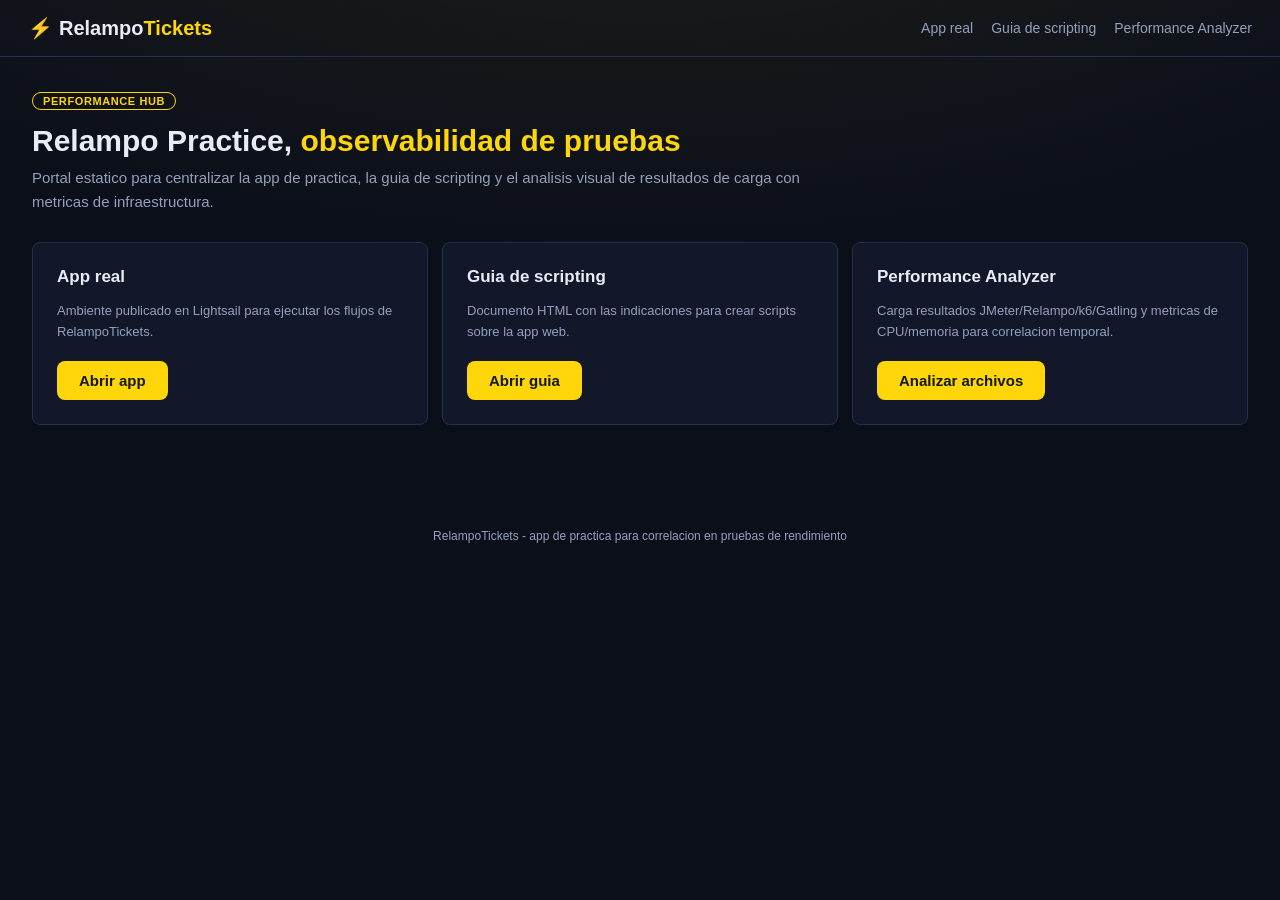
<file: docs/index.html>
<!DOCTYPE html>
<html lang="es">
<head>
  <meta charset="utf-8">
  <meta name="viewport" content="width=device-width, initial-scale=1">
  <title>RelampoTickets Performance Hub</title>
  <link rel="stylesheet" href="assets/site.css">
</head>
<body>
  <header>
    <a class="logo" href="./"><span class="bolt">&#9889;</span>Relampo<span class="tag">Tickets</span></a>
    <nav>
      <a href="https://practice.relampo.com">App real</a>
      <a href="scripting.html">Guia de scripting</a>
      <a href="analyzer.html">Performance Analyzer</a>
    </nav>
  </header>
  <main>
    <span class="badge">Performance hub</span>
    <h1>Relampo Practice, <span class="hl">observabilidad de pruebas</span></h1>
    <p class="sub">Portal estatico para centralizar la app de practica, la guia de scripting y el analisis visual de resultados de carga con metricas de infraestructura.</p>

    <div class="features">
      <section class="feature">
        <h2>App real</h2>
        <p class="note">Ambiente publicado en Lightsail para ejecutar los flujos de RelampoTickets.</p>
        <a class="btn" href="https://practice.relampo.com">Abrir app</a>
      </section>
      <section class="feature">
        <h2>Guia de scripting</h2>
        <p class="note">Documento HTML con las indicaciones para crear scripts sobre la app web.</p>
        <a class="btn" href="scripting.html">Abrir guia</a>
      </section>
      <section class="feature">
        <h2>Performance Analyzer</h2>
        <p class="note">Carga resultados JMeter/Relampo/k6/Gatling y metricas de CPU/memoria para correlacion temporal.</p>
        <a class="btn" href="analyzer.html">Analizar archivos</a>
      </section>
    </div>
  </main>
  <footer>RelampoTickets - app de practica para correlacion en pruebas de rendimiento</footer>
</body>
</html>
</file>
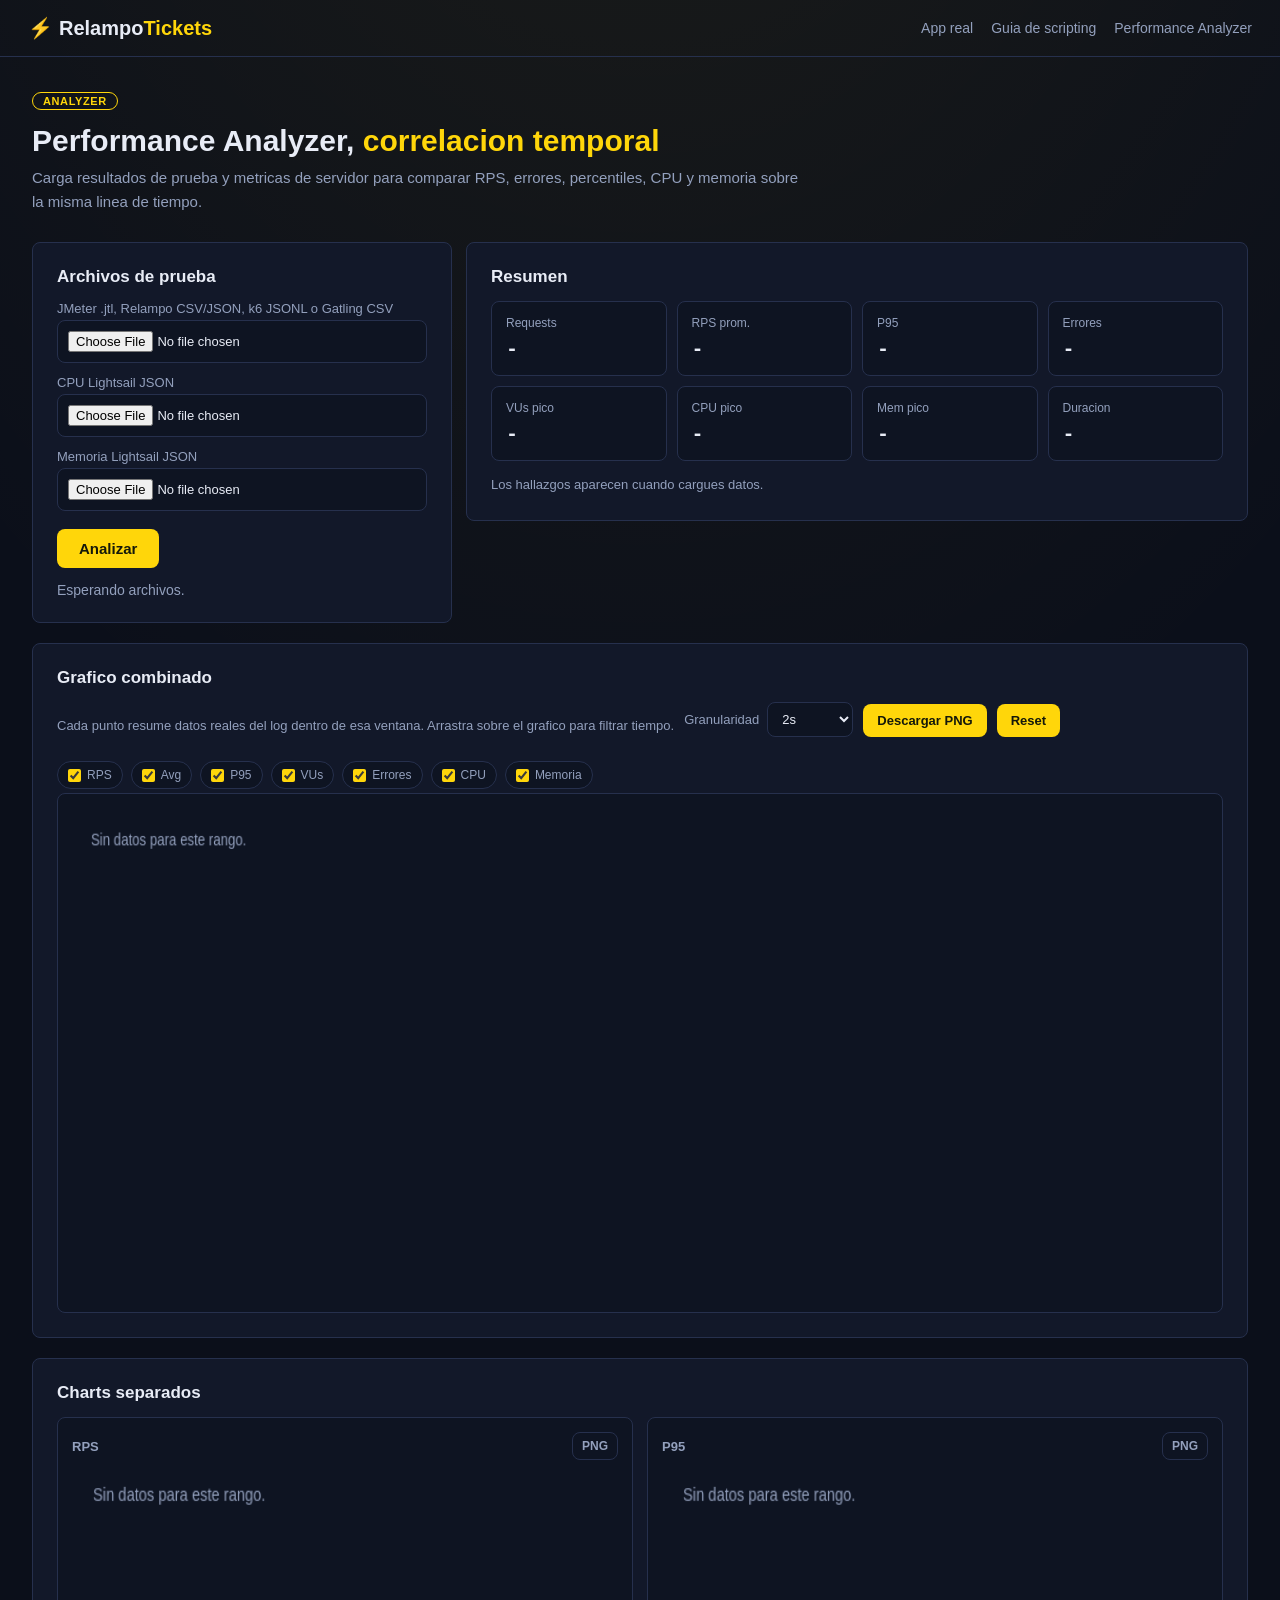
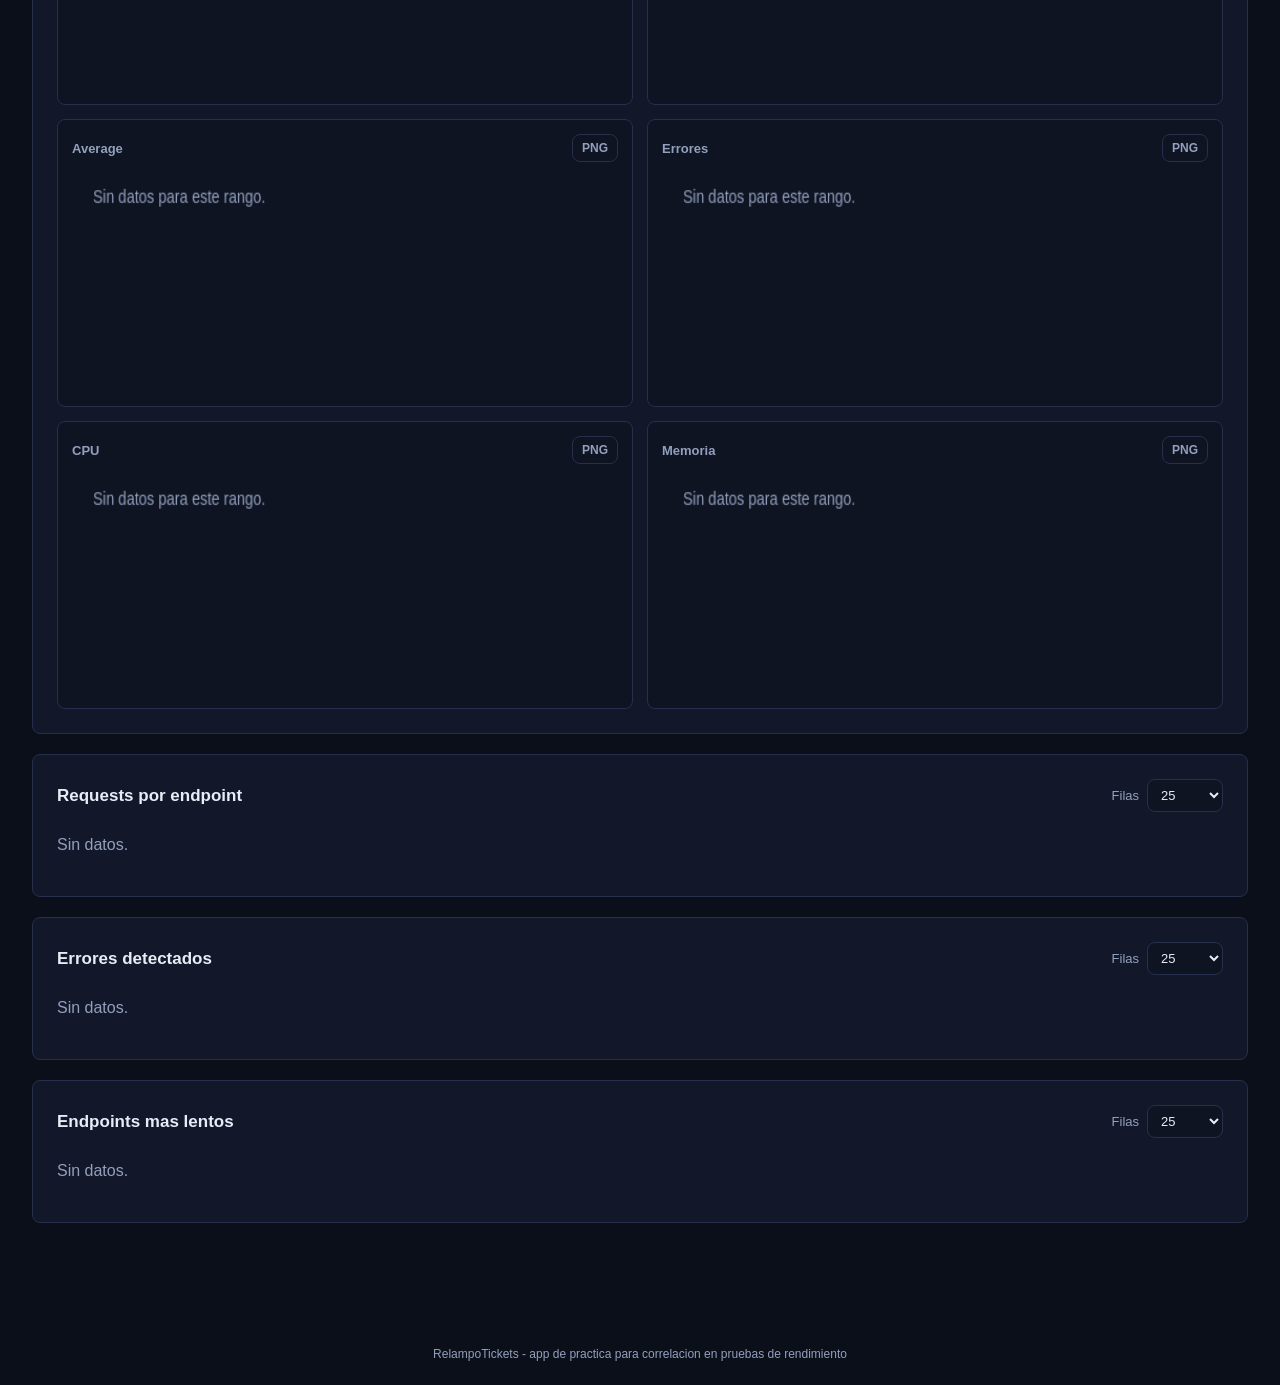
<file: docs/analyzer.html>
<!DOCTYPE html>
<html lang="es">
<head>
  <meta charset="utf-8">
  <meta name="viewport" content="width=device-width, initial-scale=1">
  <title>RelampoTickets Performance Analyzer</title>
  <link rel="stylesheet" href="assets/site.css">
</head>
<body>
  <header>
    <a class="logo" href="./"><span class="bolt">&#9889;</span>Relampo<span class="tag">Tickets</span></a>
    <nav>
      <a href="https://practice.relampo.com">App real</a>
      <a href="scripting.html">Guia de scripting</a>
      <a href="analyzer.html">Performance Analyzer</a>
    </nav>
  </header>
  <main>
    <span class="badge">Analyzer</span>
    <h1>Performance Analyzer, <span class="hl">correlacion temporal</span></h1>
    <p class="sub">Carga resultados de prueba y metricas de servidor para comparar RPS, errores, percentiles, CPU y memoria sobre la misma linea de tiempo.</p>

    <div class="cols">
      <section class="panel">
        <h2>Archivos de prueba</h2>
        <label for="loadFile">JMeter .jtl, Relampo CSV/JSON, k6 JSONL o Gatling CSV</label>
        <input id="loadFile" type="file" accept=".jtl,.csv,.json,.jsonl,.log">
        <label for="cpuFile">CPU Lightsail JSON</label>
        <input id="cpuFile" type="file" accept=".json">
        <label for="memoryFile">Memoria Lightsail JSON</label>
        <input id="memoryFile" type="file" accept=".json">
        <button id="analyzeBtn" type="button">Analizar</button>
        <div id="status" class="status">Esperando archivos.</div>
      </section>

      <section class="panel">
        <h2>Resumen</h2>
        <dl class="kpis">
          <div class="kpi"><dt>Requests</dt><dd id="kSamples">-</dd></div>
          <div class="kpi"><dt>RPS prom.</dt><dd id="kRps">-</dd></div>
          <div class="kpi"><dt>P95</dt><dd id="kP95">-</dd></div>
          <div class="kpi"><dt>Errores</dt><dd id="kErrors">-</dd></div>
          <div class="kpi"><dt>VUs pico</dt><dd id="kVus">-</dd></div>
          <div class="kpi"><dt>CPU pico</dt><dd id="kCpu">-</dd></div>
          <div class="kpi"><dt>Mem pico</dt><dd id="kMemory">-</dd></div>
          <div class="kpi"><dt>Duracion</dt><dd id="kDuration">-</dd></div>
        </dl>
        <p id="summaryText" class="note">Los hallazgos aparecen cuando cargues datos.</p>
      </section>
    </div>

    <section class="panel">
      <h2>Grafico combinado</h2>
      <div class="rangebar">
        <span class="note">Cada punto resume datos reales del log dentro de esa ventana. Arrastra sobre el grafico para filtrar tiempo.</span>
        <label class="inline-control">Granularidad
          <select id="bucketSize">
            <option value="2000" selected>2s</option>
            <option value="10000">10s</option>
            <option value="60000">1 min</option>
            <option value="120000">2 min</option>
            <option value="300000">5 min</option>
          </select>
        </label>
        <button type="button" class="mini secondary" data-download="timeline">Descargar PNG</button>
        <button id="resetZoom" type="button" class="mini secondary">Reset</button>
      </div>
      <div class="toggles">
        <label class="toggle"><input type="checkbox" data-series="rps" checked> RPS</label>
        <label class="toggle"><input type="checkbox" data-series="avg" checked> Avg</label>
        <label class="toggle"><input type="checkbox" data-series="p95" checked> P95</label>
        <label class="toggle"><input type="checkbox" data-series="vus" checked> VUs</label>
        <label class="toggle"><input type="checkbox" data-series="errors" checked> Errores</label>
        <label class="toggle"><input type="checkbox" data-series="cpu" checked> CPU</label>
        <label class="toggle"><input type="checkbox" data-series="memory" checked> Memoria</label>
      </div>
      <div class="chart-wrap">
        <canvas id="timeline" width="1200" height="420"></canvas>
        <div id="tooltip" class="tooltip" hidden></div>
      </div>
    </section>

    <section class="panel">
      <h2>Charts separados</h2>
      <div class="mini-charts">
        <div class="mini-chart"><div class="chart-head"><h3>RPS</h3><button type="button" class="icon-btn" data-download="chartRps">PNG</button></div><canvas id="chartRps" width="520" height="180"></canvas></div>
        <div class="mini-chart"><div class="chart-head"><h3>P95</h3><button type="button" class="icon-btn" data-download="chartP95">PNG</button></div><canvas id="chartP95" width="520" height="180"></canvas></div>
        <div class="mini-chart"><div class="chart-head"><h3>Average</h3><button type="button" class="icon-btn" data-download="chartAvg">PNG</button></div><canvas id="chartAvg" width="520" height="180"></canvas></div>
        <div class="mini-chart"><div class="chart-head"><h3>Errores</h3><button type="button" class="icon-btn" data-download="chartErrors">PNG</button></div><canvas id="chartErrors" width="520" height="180"></canvas></div>
        <div class="mini-chart"><div class="chart-head"><h3>CPU</h3><button type="button" class="icon-btn" data-download="chartCpu">PNG</button></div><canvas id="chartCpu" width="520" height="180"></canvas></div>
        <div class="mini-chart"><div class="chart-head"><h3>Memoria</h3><button type="button" class="icon-btn" data-download="chartMemory">PNG</button></div><canvas id="chartMemory" width="520" height="180"></canvas></div>
      </div>
    </section>

    <section class="panel">
      <div class="table-head">
        <h2>Requests por endpoint</h2>
        <label>Filas
          <select data-page-size="valuesTable">
            <option selected>25</option>
            <option>50</option>
            <option>100</option>
          </select>
        </label>
      </div>
      <div id="valuesTable" class="empty">Sin datos.</div>
    </section>

    <section class="panel">
      <div class="table-head">
        <h2>Errores detectados</h2>
        <label>Filas
          <select data-page-size="errorsTable">
            <option selected>25</option>
            <option>50</option>
            <option>100</option>
          </select>
        </label>
      </div>
      <div id="errorsTable" class="empty">Sin datos.</div>
    </section>

    <section class="panel">
      <div class="table-head">
        <h2>Endpoints mas lentos</h2>
        <label>Filas
          <select data-page-size="slowTable">
            <option selected>25</option>
            <option>50</option>
            <option>100</option>
          </select>
        </label>
      </div>
      <div id="slowTable" class="empty">Sin datos.</div>
    </section>
  </main>
  <footer>RelampoTickets - app de practica para correlacion en pruebas de rendimiento</footer>
  <script src="assets/analyzer.js?v=20260826-1518-honest-tooltip"></script>
</body>
</html>
</file>
<file: docs/assets/site.css>
:root {
  --bg: #0b0f1a;
  --bg-panel: #121829;
  --bg-inset: #0e1422;
  --border: #26304d;
  --text: #e8ecf6;
  --text-dim: #93a0bd;
  --accent: #ffd60a;
  --accent-strong: #ffc300;
  --accent-ink: #14180a;
  --ok: #4ade80;
  --err: #f87171;
  --warn: #fb923c;
  --blue: #38bdf8;
  --violet: #a78bfa;
  --mono: ui-monospace, SFMono-Regular, Menlo, Consolas, monospace;
}
* { box-sizing: border-box; margin: 0; padding: 0; }
body {
  background: var(--bg);
  background-image: radial-gradient(ellipse 80% 50% at 50% -20%, rgba(255, 214, 10, 0.08), transparent);
  color: var(--text);
  font-family: -apple-system, BlinkMacSystemFont, "Segoe UI", Roboto, Helvetica, Arial, sans-serif;
  min-height: 100vh;
}
header {
  display: flex;
  align-items: center;
  justify-content: space-between;
  padding: 16px 28px;
  border-bottom: 1px solid var(--border);
}
.logo {
  color: var(--text);
  font-size: 20px;
  font-weight: 800;
  letter-spacing: 0;
  text-decoration: none;
}
.logo .bolt { color: var(--accent); margin-right: 6px; }
.logo .tag { color: var(--accent); }
nav { display: flex; align-items: center; gap: 18px; }
nav a { color: var(--text-dim); font-size: 14px; text-decoration: none; }
nav a:hover, .link:hover { color: var(--accent); }
main { max-width: 1680px; margin: 0 auto; padding: 34px 32px 80px; }
h1 { font-size: 30px; letter-spacing: 0; margin-bottom: 8px; }
h1 .hl, .link { color: var(--accent); }
h2 { font-size: 17px; margin-bottom: 14px; }
h3 { font-size: 15px; margin-bottom: 8px; }
.sub { color: var(--text-dim); font-size: 15px; line-height: 1.6; margin-bottom: 28px; max-width: 780px; }
.panel, .feature {
  background: var(--bg-panel);
  border: 1px solid var(--border);
  border-radius: 8px;
  padding: 24px;
}
.panel { margin-bottom: 20px; }
.features { display: grid; grid-template-columns: repeat(3, 1fr); gap: 14px; }
.cols { display: grid; grid-template-columns: minmax(320px, 420px) 1fr; gap: 14px; align-items: start; }
.grid-2 { display: grid; grid-template-columns: 1fr 1fr; gap: 14px; }
.note { color: var(--text-dim); font-size: 13px; line-height: 1.6; }
.badge {
  border: 1px solid var(--accent);
  border-radius: 999px;
  color: var(--accent);
  display: inline-block;
  font-size: 11px;
  font-weight: 700;
  letter-spacing: 0.6px;
  margin-bottom: 14px;
  padding: 2px 10px;
  text-transform: uppercase;
}
.btn, button {
  background: var(--accent);
  border: 0;
  border-radius: 8px;
  color: var(--accent-ink);
  cursor: pointer;
  display: inline-block;
  font-size: 15px;
  font-weight: 700;
  margin-top: 18px;
  padding: 11px 22px;
  text-decoration: none;
}
.btn:hover, button:hover { background: var(--accent-strong); }
.btn.secondary {
  background: transparent;
  border: 1px solid var(--border);
  color: var(--text-dim);
}
.btn.secondary:hover { border-color: var(--accent); color: var(--accent); }
label { color: var(--text-dim); display: block; font-size: 13px; margin: 12px 0 4px; }
input[type=file], input[type=time], select {
  width: 100%;
  background: var(--bg-inset);
  border: 1px solid var(--border);
  border-radius: 8px;
  color: var(--text);
  font-size: 13px;
  padding: 10px;
}
.rangebar { align-items: end; display: flex; flex-wrap: wrap; gap: 10px; margin-bottom: 4px; }
.rangebar label { min-width: 130px; }
.inline-control {
  align-items: center;
  display: inline-flex;
  gap: 8px;
  margin: 0;
  min-width: auto;
  white-space: nowrap;
}
.inline-control select { min-width: 86px; padding: 8px 10px; }
.mini {
  font-size: 13px;
  margin-top: 0;
  padding: 9px 14px;
}
.icon-btn {
  background: transparent;
  border: 1px solid var(--border);
  color: var(--text-dim);
  font-size: 12px;
  margin-top: 0;
  padding: 6px 9px;
}
.icon-btn:hover { border-color: var(--accent); color: var(--accent); }
.toggles { display: flex; flex-wrap: wrap; gap: 8px; margin-top: 12px; }
.toggle {
  align-items: center;
  background: var(--bg-inset);
  border: 1px solid var(--border);
  border-radius: 999px;
  color: var(--text-dim);
  display: inline-flex;
  font-size: 12px;
  gap: 6px;
  padding: 6px 10px;
}
.toggle input { accent-color: var(--accent); }
.kpis { display: grid; grid-template-columns: repeat(4, 1fr); gap: 10px; margin-bottom: 14px; }
.kpi {
  background: var(--bg-inset);
  border: 1px solid var(--border);
  border-radius: 8px;
  padding: 14px;
}
.kpi dt { color: var(--text-dim); font-size: 12px; margin-bottom: 8px; }
.kpi dd { font-family: var(--mono); font-size: 20px; font-weight: 800; }
.chart-wrap {
  background: var(--bg-inset);
  border: 1px solid var(--border);
  border-radius: 8px;
  height: 520px;
  padding: 14px;
  position: relative;
}
.chart-wrap canvas { cursor: crosshair; }
.selection {
  background: rgba(255, 214, 10, 0.18);
  border: 1px solid rgba(255, 214, 10, 0.75);
  bottom: 56px;
  pointer-events: none;
  position: absolute;
  top: 48px;
  z-index: 3;
}
.tooltip {
  background: rgba(11, 15, 26, 0.96);
  border: 1px solid var(--border);
  border-radius: 8px;
  box-shadow: 0 12px 30px rgba(0, 0, 0, 0.32);
  color: var(--text);
  font-size: 12px;
  left: 0;
  line-height: 1.55;
  max-width: 260px;
  padding: 10px 12px;
  pointer-events: none;
  position: fixed;
  top: 0;
  z-index: 4;
}
.tooltip strong { color: var(--accent); display: block; margin-bottom: 4px; }
.tip-row {
  align-items: center;
  display: grid;
  column-gap: 5px;
  grid-template-columns: 12px max-content max-content;
  min-width: 150px;
}
.tip-row b { font-family: var(--mono); font-weight: 800; }
.swatch {
  border: 1px solid rgba(255, 255, 255, 0.6);
  display: inline-block;
  height: 10px;
  width: 10px;
}
.mini-charts { display: grid; grid-template-columns: 1fr 1fr; gap: 14px; }
.mini-chart {
  background: var(--bg-inset);
  border: 1px solid var(--border);
  border-radius: 8px;
  padding: 14px;
}
.chart-head { align-items: center; display: flex; justify-content: space-between; gap: 10px; }
.mini-chart h3 { color: var(--text-dim); font-size: 13px; margin-bottom: 0; }
.mini-chart canvas { height: 230px; }
canvas { display: block; height: 100%; width: 100%; }
table {
  border-collapse: collapse;
  font-size: 13px;
  margin-top: 10px;
  width: 100%;
}
#valuesTable, #errorsTable, #slowTable { overflow-x: auto; }
th, td { border-bottom: 1px solid var(--border); padding: 9px 8px; text-align: left; }
th { color: var(--text-dim); font-weight: 700; }
td { font-family: var(--mono); }
.table-head {
  align-items: center;
  display: flex;
  gap: 14px;
  justify-content: space-between;
  margin-bottom: 6px;
}
.table-head h2 { margin-bottom: 0; }
.table-head label {
  align-items: center;
  display: inline-flex;
  gap: 8px;
  margin: 0;
}
.table-head select { min-width: 76px; padding: 7px 9px; }
.pager {
  align-items: center;
  color: var(--text-dim);
  display: flex;
  font-size: 12px;
  gap: 10px;
  justify-content: flex-end;
  padding-top: 12px;
}
.pager .icon-btn { padding: 6px 10px; }
code, pre {
  background: var(--bg-inset);
  border: 1px solid var(--border);
  border-radius: 6px;
  color: var(--text);
  font-family: var(--mono);
}
code { font-size: 12.5px; padding: 2px 6px; }
pre { font-size: 12.5px; line-height: 1.55; overflow-x: auto; padding: 14px; }
footer { color: var(--text-dim); font-size: 12px; padding: 24px; text-align: center; }
.status { color: var(--text-dim); font-size: 14px; margin-top: 14px; }
.status.err { color: var(--err); }
.empty { color: var(--text-dim); padding: 18px 0; }
@media (max-width: 860px) {
  header { align-items: flex-start; flex-direction: column; gap: 12px; }
  nav { flex-wrap: wrap; }
  .cols, .features, .grid-2, .kpis, .mini-charts { grid-template-columns: 1fr; }
  main { padding-top: 28px; }
}
</file>
